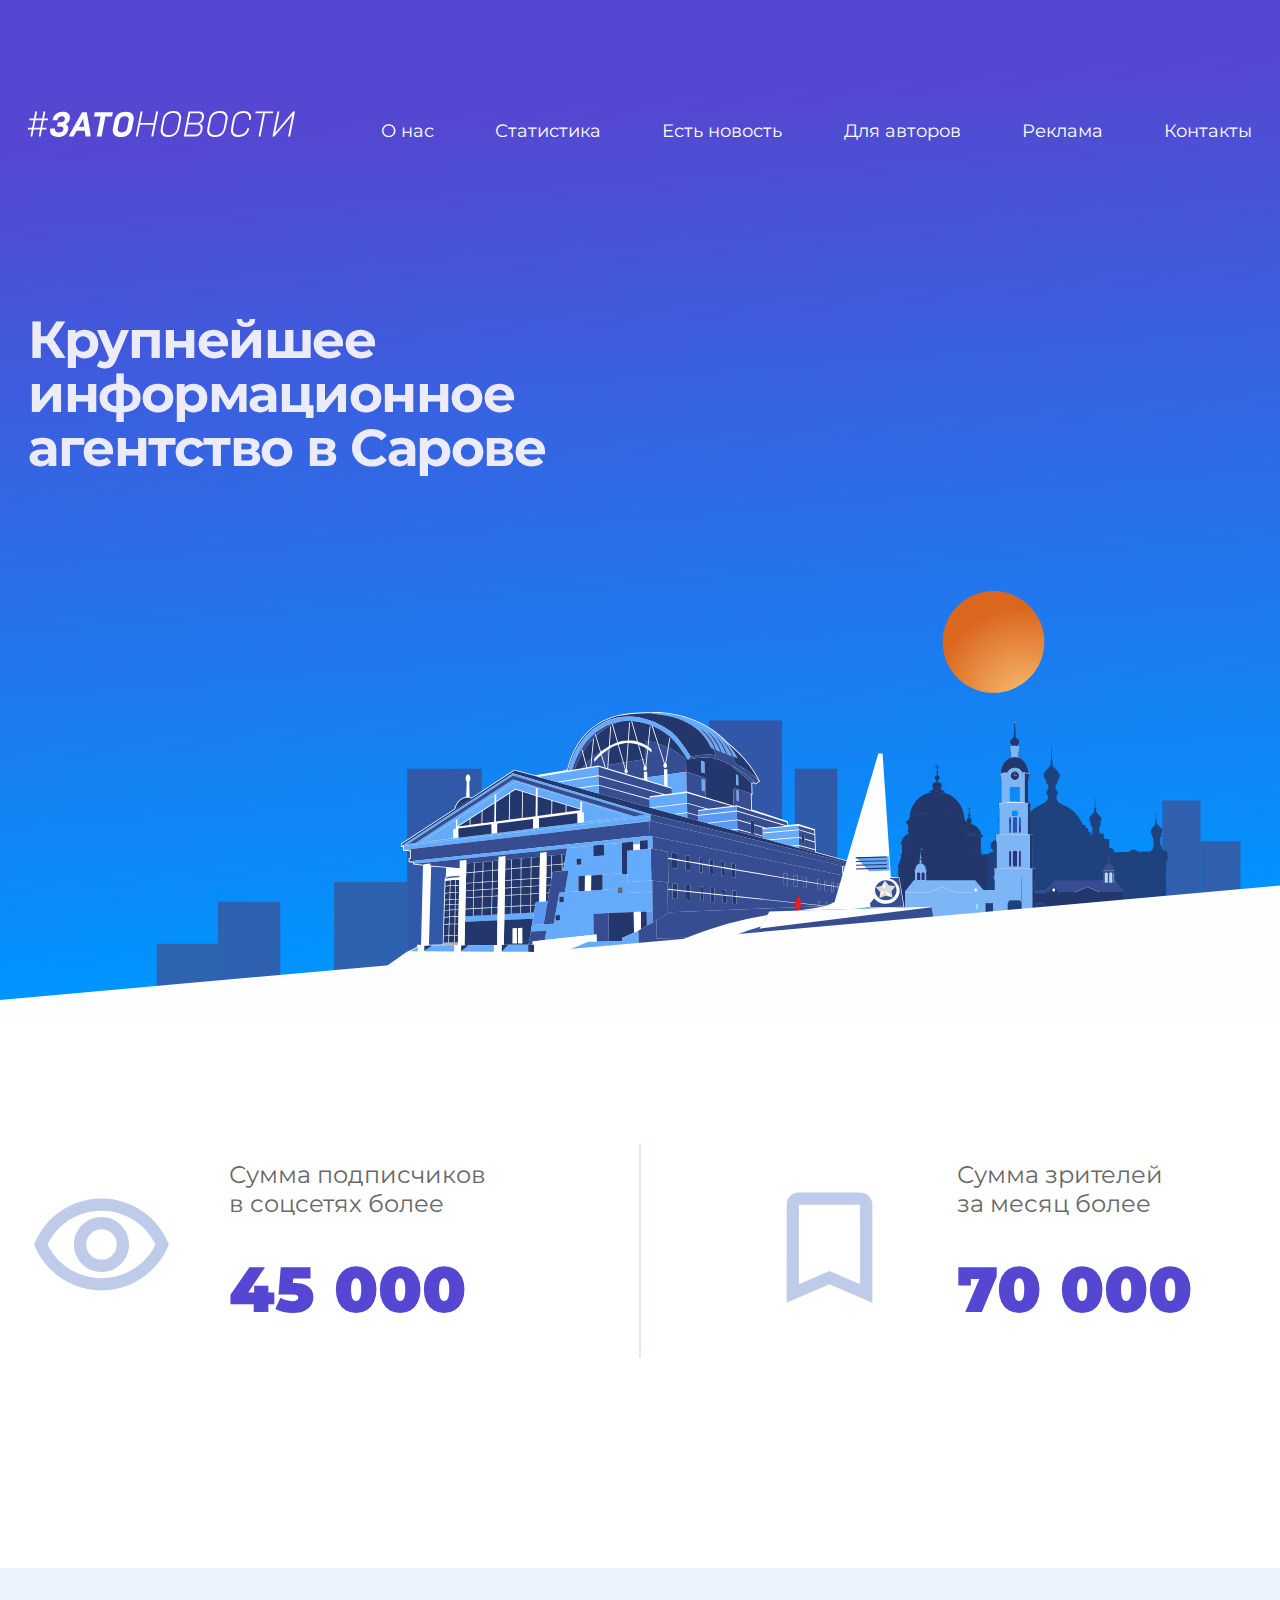
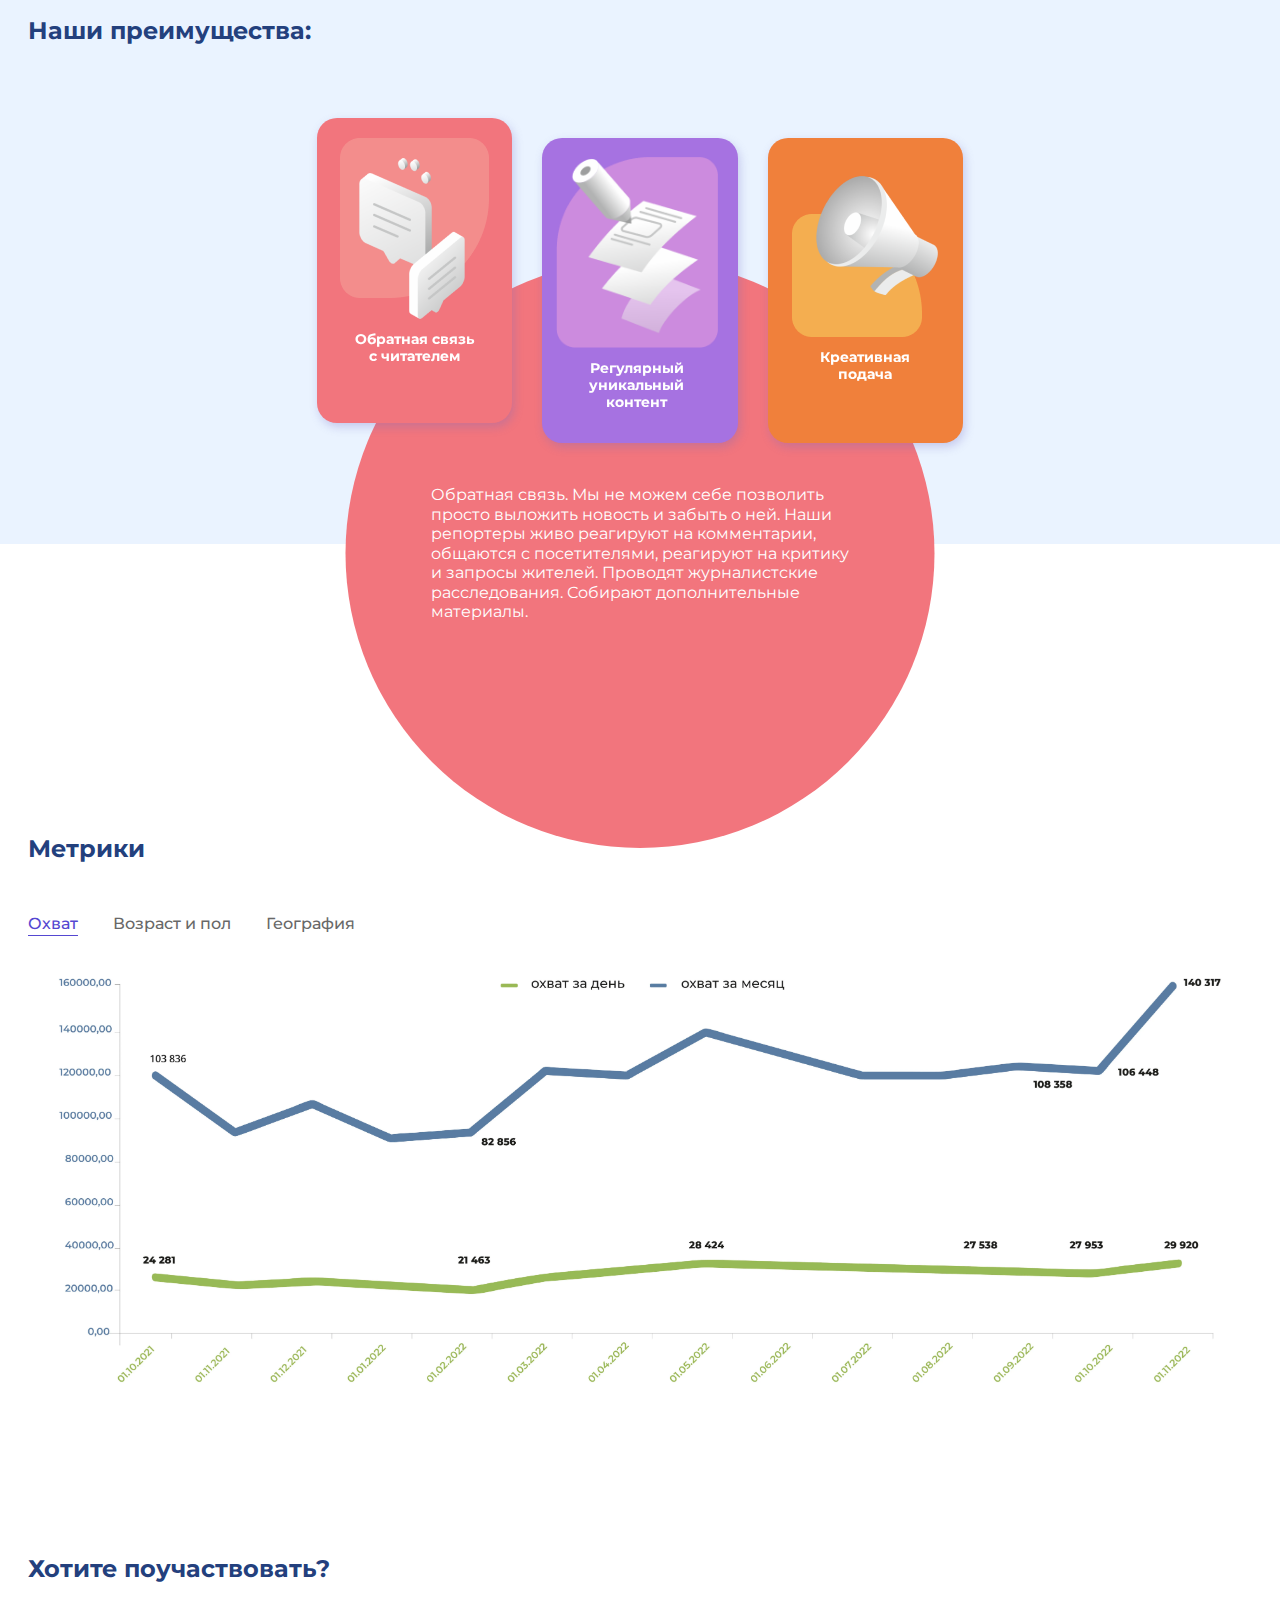
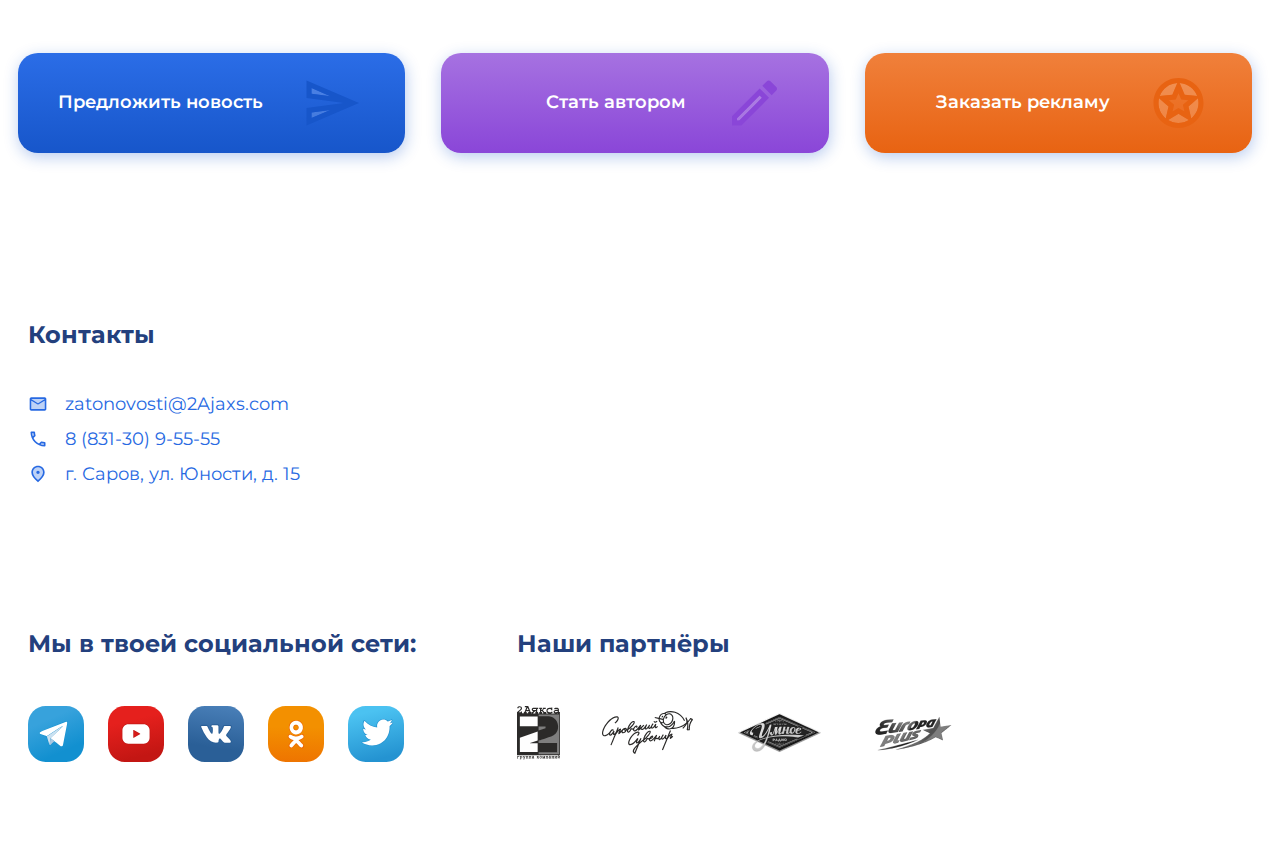
<file: index.html>
<!DOCTYPE html>
<html lang="ru">

<head>
    <meta charset="UTF-8">
    <meta http-equiv="X-UA-Compatible" content="IE=edge">
    <meta name="viewport" content="width=device-width, initial-scale=1.0">
    <link rel="preconnect" href="https://fonts.googleapis.com">
    <link rel="preconnect" href="https://fonts.gstatic.com" crossorigin>
    <link
        href="https://fonts.googleapis.com/css2?family=Montserrat:wght@400;500;600;700;800;900&family=Open+Sans&display=swap"
        rel="stylesheet">
    <link rel="stylesheet" href="css/swiper.css">
    <link rel="stylesheet" href="css/style.css">
    <link rel="stylesheet" href="css/fancybox.css">
    <title>Document</title>
</head>

<body>
<header class="header">
    <div class="container">
        <div class="header__inner">
            <a href="index.html" class="header-logo">
                <img src="img/svg/logo.svg" alt="">
            </a>
            <div class="header-menu__wrapper">
                <nav class="header__menu">
                    <a href="#advantages">О нас</a>
                    <a href="#metriki">Статистика</a>
                    <a href="mailto:info@zatonovosti.ru">Есть новость</a>
                    <a href="mailto:gorelov@zatonovosti.ru">Для авторов</a>
                    <a href="mailto:gazeta@2ajaxs.com">Реклама</a>
                    <a href="#footer">Контакты</a>
                </nav>
            </div>
            <div class="burger">
                <span></span>
                <span></span>
                <span></span>
            </div>
        </div>
    </div>
</header>    <main>
        <div class="main-screen">
            <div class="container">
                <div class="main-screen__content">
                    <h1>
                        Крупнейшее
                        <br>
                        информационное
                        <br>
                        агентство в Сарове
                    </h1>
                </div>
            </div>
            <div class="main-screen__img">
                <img src="img/svg/main-screen.svg" alt="">
            </div>
        </div>
        <div class="numbers">
            <div class="container">
                <div class="numbers__inner">
                    <div class="numbers__item">
                        <svg class="eye-icon" width="147" height="147" viewBox="0 0 147 147" fill="none"
                            xmlns="http://www.w3.org/2000/svg">
                            <g clip-path="url(#clip0_63_145)">
                                <path
                                    d="M73.5 36.75C96.7137 36.75 117.416 49.7963 127.522 70.4375C117.416 91.0788 96.7137 104.125 73.5 104.125C50.2863 104.125 29.5838 91.0788 19.4775 70.4375C29.5838 49.7963 50.2863 36.75 73.5 36.75ZM73.5 24.5C42.875 24.5 16.7213 43.5488 6.125 70.4375C16.7213 97.3263 42.875 116.375 73.5 116.375C104.125 116.375 130.279 97.3263 140.875 70.4375C130.279 43.5488 104.125 24.5 73.5 24.5ZM73.5 55.125C81.9525 55.125 88.8125 61.985 88.8125 70.4375C88.8125 78.89 81.9525 85.75 73.5 85.75C65.0475 85.75 58.1875 78.89 58.1875 70.4375C58.1875 61.985 65.0475 55.125 73.5 55.125ZM73.5 42.875C58.31 42.875 45.9375 55.2475 45.9375 70.4375C45.9375 85.6275 58.31 98 73.5 98C88.69 98 101.062 85.6275 101.062 70.4375C101.062 55.2475 88.69 42.875 73.5 42.875Z"
                                    fill="#BECBE9" />
                            </g>
                            <defs>
                                <clipPath id="clip0_63_145">
                                    <rect width="147" height="147" fill="white" />
                                </clipPath>
                            </defs>
                        </svg>
                        <div class="numbers-content">
                            <div class="numbers-content__text">
                                Сумма подписчиков
                                <br>
                                в соцсетях более
                            </div>
                            <div class="numbers-value">
                                45 000
                            </div>
                        </div>
                    </div>
                    <div class="numbers__item">
                        <svg class="flag-icon" width="147" height="147" viewBox="0 0 147 147" fill="none"
                            xmlns="http://www.w3.org/2000/svg">
                            <g clip-path="url(#clip0_63_149)">
                                <path
                                    d="M104.125 18.375H42.875C36.1375 18.375 30.6863 23.8875 30.6863 30.625L30.625 128.625L73.5 110.25L116.375 128.625V30.625C116.375 23.8875 110.863 18.375 104.125 18.375ZM104.125 110.25L73.5 96.8975L42.875 110.25V30.625H104.125V110.25Z"
                                    fill="#BECBE9" />
                            </g>
                            <defs>
                                <clipPath id="clip0_63_149">
                                    <rect width="147" height="147" fill="white" />
                                </clipPath>
                            </defs>
                        </svg>
                        <div class="numbers-content">
                            <div class="numbers-content__text">
                                Сумма зрителей
                                <br>
                                за месяц более
                            </div>
                            <div class="numbers-value">
                                70 000
                            </div>
                        </div>
                    </div>
                </div>
            </div>
        </div>
        <div class="advantages" id="advantages">
            <div class="container">
                <div class="advantages__heading">
                    <h2>Наши преимущества:</h2>
                </div>
                <div class="advantages__inner">
                    <div class="swiper-wrapper">
                        <div class="advantages__item advantages__item--red swiper-slide active">
                            <div class="advantages__img">
                                <img src="img/adv-1.png" alt="">
                            </div>
                            <div class="advantages__text">
                                Обратная связь
                                с читателем
                            </div>
                        </div>
                        <div class="advantages__item advantages__item--purple swiper-slide">
                            <div class="advantages__img">
                                <img src="img/adv-2.png" alt="">
                            </div>
                            <div class="advantages__text">
                                Регулярный
                                уникальный
                                контент
                            </div>
                        </div>
                        <div class="advantages__item advantages__item--yellow swiper-slide">
                            <div class="advantages__img">
                                <img src="img/adv-3.png" alt="">
                            </div>
                            <div class="advantages__text">
                                Креативная
                                подача
                            </div>
                        </div>
                    </div>
                </div>
                <div class="advantages__circle-item advantages__circle--red active">
                    <p class="advantages__circle-content">
                        Обратная связь. Мы не можем себе позволить просто выложить новость и забыть о ней.
                        Наши репортеры живо реагируют на комментарии, общаются с посетителями, реагируют на
                        критику
                        и запросы жителей.
                        Проводят журналистские расследования. Собирают дополнительные материалы.
                    </p>
                </div>
                <div class="advantages__circle-item advantages__circle--purple">
                    <p class="advantages__circle-content">
                        Группы наполняются информационным контентом
                        на постоянной основе. Уникальный контент.
                        Мы не только ретранслируем жителям информационные поводы, но и сами создаем их.
                        Различные
                        рубрики, авторские материалы, разнообразные афиши городских мероприятий, информация из
                        первых рук
                        и прямо с места событий,
                        а так же многое другое, рассказывают именно,
                        то что интересует жителей нашего города и области.
                    </p>
                </div>
                <div class="advantages__circle-item advantages__circle--yellow">
                    <p class="advantages__circle-content">
                        Креативная подача. Унылые пресс-релизы и телеграфный стиль остался в прошлом веке.
                        Сегодня
                        язык хорошего сетевого СМИ максимально близок к разговорному и понятному любому жителю
                        города. Мы давно и успешно сотрудничаем с крупнейшими саровскими СМИ, газетой и сайтом
                        «Колючий Саров», радиостанциями Европа плюс, Ретро FM и Умное радио, рекламным
                        агентством «2
                        Аякса». Всё это позволяет нам быть главным информационным агентством города. Мы всегда
                        открыты для общения и сотрудничества, а так же с удовольствием разместим вашу рекламу
                        или
                        напишем о вас.
                    </p>
                </div>
            </div>
        </div>
        <div class="metriki" id="metriki">
            <div class="container">
                <div class="metriki-heading">
                    <h2>Метрики</h2>
                </div>
                <div class="metriki-tabs">
                    <span class="metriki-tab__item active">Охват</span>
                    <span class="metriki-tab__item">Возраст и пол</span>
                    <span class="metriki-tab__item">География</span>
                </div>
            </div>
            <div class="metriki-tab__content active">
                <a href="img/g-2.jpg" data-fancybox>
                    <picture>
                        <source srcset="img/webp/g-2.webp" type="image/webp">
                        <img src="img/g-2.jpg" alt="">
                    </picture>
                </a>
            </div>
            <div class="metriki-tab__content">
                <a href="img/g-1.jpg" data-fancybox>
                    <picture>
                        <source srcset="img/webp/g-1.webp" type="image/webp">
                        <img src="img/g-1.jpg" alt="">
                    </picture>
                </a>
            </div>
            <div class="metriki-tab__content">
                <a href="img/g-3.jpg" data-fancybox>
                    <picture>
                        <source srcset="img/webp/g-3.webp" type="image/webp">
                        <img src="img/g-3.jpg" alt="">
                    </picture>
                </a>
            </div>
        </div>
        <div class="offers">
            <div class="container">
                <div class="offers-heading">
                    <h2>Хотите поучаствовать?</h2>
                </div>
                <div class="offers__inner">
                    <a href="#" class="offers__item offers__item--blue">
                        <span class="offers__item-text">Предложить новость</span>
                        <svg width="61" height="60" viewBox="0 0 61 60" fill="none" xmlns="http://www.w3.org/2000/svg">
                            <g clip-path="url(#clip0_66_48)">
                                <path opacity="0.3"
                                    d="M10.5 20.6252L29.275 23.1252L10.525 15.0752L10.5 20.6252ZM10.525 44.9252L29.275 36.8752L10.5 39.3752L10.525 44.9252Z"
                                    fill="#A3C0F5" />
                                <path
                                    d="M5.525 7.5L5.5 25L43 30L5.5 35L5.525 52.5L58 30L5.525 7.5ZM10.5 20.625V15.075L29.275 23.125L10.5 20.625ZM10.525 44.925V39.375L29.3 36.875L10.525 44.925Z"
                                    fill="#1756CA" />
                            </g>
                            <defs>
                                <clipPath id="clip0_66_48">
                                    <rect width="60" height="60" fill="white" transform="translate(0.5)" />
                                </clipPath>
                            </defs>
                        </svg>
                    </a>
                    <a href="#" class="offers__item offers__item--purple">
                        <span class="offers__item-text">Стать автором</span>
                        <svg width="61" height="60" viewBox="0 0 61 60" fill="none" xmlns="http://www.w3.org/2000/svg">
                            <g clip-path="url(#clip0_66_51)">
                                <path opacity="0.3" d="M13 45.1998V47.4998H15.3L37.95 24.8498L35.65 22.5498L13 45.1998Z"
                                    fill="#D7C0F2" />
                                <path
                                    d="M8 43.125V52.5H17.375L45.025 24.85L35.65 15.475L8 43.125ZM15.3 47.5H13V45.2C21.8454 36.3546 26.8046 31.3954 35.65 22.55L37.95 24.85L15.3 47.5ZM52.275 14.075L46.425 8.225C45.925 7.725 45.3 7.5 44.65 7.5C44 7.5 43.375 7.75 42.9 8.225L38.325 12.8L47.7 22.175L52.275 17.6C53.25 16.625 53.25 15.05 52.275 14.075Z"
                                    fill="#8A46D8" />
                            </g>
                            <defs>
                                <clipPath id="clip0_66_51">
                                    <rect width="60" height="60" fill="white" transform="translate(0.5)" />
                                </clipPath>
                            </defs>
                        </svg>
                    </a>
                    <a href="#" class="offers__item offers__item--orange">
                        <span class="offers__item-text">Заказать рекламу</span>
                        <svg width="61" height="60" viewBox="0 0 61 60" fill="none" xmlns="http://www.w3.org/2000/svg">
                            <g clip-path="url(#clip0_66_54)">
                                <path opacity="0.3"
                                    d="M49.175 22.8998C46.425 15.7248 39.675 10.5248 31.65 10.0498L36.65 21.8248L49.175 22.8998ZM29.35 10.0498C21.3 10.4998 14.55 15.7248 11.8 22.9248L24.35 21.8498L29.35 10.0498V10.0498ZM11.075 25.3498C10.7 26.8498 10.5 28.3998 10.5 29.9998C10.5 36.1998 13.35 41.7498 17.775 45.4248L20.55 33.5498L11.075 25.3498V25.3498ZM49.925 25.3248L40.45 33.5248L43.2 45.4248C47.65 41.7498 50.5 36.1998 50.5 29.9998C50.5 28.3998 50.275 26.8248 49.925 25.3248V25.3248ZM20.1 47.0498C23.125 48.8998 26.675 49.9998 30.475 49.9998C34.3 49.9998 37.85 48.8998 40.9 47.0498L30.5 40.7748L20.1 47.0498Z"
                                    fill="#F8C2A0" />
                                <path
                                    d="M30.475 5C16.675 5 5.5 16.2 5.5 30C5.5 43.8 16.675 55 30.475 55C44.3 55 55.5 43.8 55.5 30C55.5 16.2 44.3 5 30.475 5ZM49.175 22.9L36.65 21.825L31.65 10.05C39.675 10.525 46.425 15.725 49.175 22.9ZM30.5 20.15L33.225 26.55L40.175 27.15L34.9 31.725L36.475 38.55L30.5 34.95L24.525 38.55L26.1 31.75L20.825 27.175L27.775 26.575L30.5 20.15ZM29.35 10.05L24.35 21.85L11.8 22.925C14.55 15.725 21.3 10.5 29.35 10.05V10.05ZM10.5 30C10.5 28.4 10.7 26.85 11.075 25.35L20.55 33.55L17.775 45.425C13.35 41.75 10.5 36.2 10.5 30ZM30.475 50C26.675 50 23.125 48.9 20.1 47.05L30.5 40.775L40.9 47.05C37.85 48.9 34.3 50 30.475 50ZM43.225 45.425L40.475 33.525L49.95 25.325C50.275 26.825 50.5 28.4 50.5 30C50.5 36.2 47.65 41.75 43.225 45.425Z"
                                    fill="#E86312" />
                            </g>
                            <defs>
                                <clipPath id="clip0_66_54">
                                    <rect width="60" height="60" fill="white" transform="translate(0.5)" />
                                </clipPath>
                            </defs>
                        </svg>
                    </a>
                </div>
            </div>
        </div>
    </main>
<footer class="footer" id="footer">
    <div class="container">
        <div class="footer-contacts">
            <div class="footer-contacts__heading">
                <h2>Контакты</h2>
            </div>
            <a href="mailto:zatonovosti@2Ajaxs.com" class="footer-contacts__item" target="_blank">
                <svg width="20" height="20" viewBox="0 0 20 20" fill="none" xmlns="http://www.w3.org/2000/svg">
                    <g clip-path="url(#clip0_70_25)">
                        <path opacity="0.3"
                            d="M9.99998 9.16667L16.6666 5H3.33331L9.99998 9.16667ZM3.33331 6.66667V15H16.6666V6.66667L9.99998 10.8333L3.33331 6.66667Z"
                            fill="#2769E2" />
                        <path
                            d="M16.6667 3.33301H3.33335C2.41669 3.33301 1.66669 4.08301 1.66669 4.99967V14.9997C1.66669 15.9163 2.41669 16.6663 3.33335 16.6663H16.6667C17.5834 16.6663 18.3334 15.9163 18.3334 14.9997V4.99967C18.3334 4.08301 17.5834 3.33301 16.6667 3.33301ZM16.6667 14.9997H3.33335V6.66634L10 10.833L16.6667 6.66634V14.9997ZM10 9.16634L3.33335 4.99967H16.6667L10 9.16634Z"
                            fill="#2769E2" />
                    </g>
                    <defs>
                        <clipPath id="clip0_70_25">
                            <rect width="20" height="20" fill="white" />
                        </clipPath>
                    </defs>
                </svg>
                <span>
                    zatonovosti@2Ajaxs.com
                </span>
            </a>
            <a href="tel:88313095555" class="footer-contacts__item" target="_blank">
                <svg width="20" height="20" viewBox="0 0 20 20" fill="none" xmlns="http://www.w3.org/2000/svg">
                    <g clip-path="url(#clip0_70_21)">
                        <path opacity="0.3"
                            d="M15.8333 14.5587C15.1 14.5003 14.375 14.3753 13.6667 14.1837L12.675 15.1753C13.675 15.517 14.7417 15.7337 15.8417 15.8003V14.5587H15.8333ZM5.82501 6.32533C5.62501 5.63366 5.50001 4.90866 5.45001 4.16699H4.20001C4.27501 5.26699 4.49168 6.32533 4.82501 7.33366L5.82501 6.32533Z"
                            fill="#2769E2" />
                        <path
                            d="M2.5 3.33333C2.5 11.1583 8.84167 17.5 16.6667 17.5C17.125 17.5 17.5 17.125 17.5 16.6667V13.7583C17.5 13.3 17.125 12.925 16.6667 12.925C15.6333 12.925 14.625 12.7583 13.6917 12.45C13.6083 12.4167 13.5167 12.4083 13.4333 12.4083C13.2167 12.4083 13.0083 12.4917 12.8417 12.65L11.0083 14.4833C8.65 13.275 6.71667 11.35 5.51667 8.99167L7.35 7.15833C7.58333 6.925 7.65 6.6 7.55833 6.30833C7.25 5.375 7.08333 4.375 7.08333 3.33333C7.08333 2.875 6.70833 2.5 6.25 2.5H3.33333C2.875 2.5 2.5 2.875 2.5 3.33333ZM13.6667 14.1833C14.375 14.3833 15.1 14.5083 15.8333 14.5583V15.8C14.7333 15.725 13.675 15.5083 12.6667 15.175L13.6667 14.1833ZM5.45 4.16667C5.5 4.90833 5.625 5.63333 5.825 6.325L4.825 7.325C4.48333 6.325 4.26667 5.26667 4.19167 4.16667H5.45Z"
                            fill="#2769E2" />
                    </g>
                    <defs>
                        <clipPath id="clip0_70_21">
                            <rect width="20" height="20" fill="white" />
                        </clipPath>
                    </defs>
                </svg>
                <span>
                    8 (831-30) 9-55-55
                </span>
            </a>
            <a href="https://yandex.ru/maps/11083/sarov/house/ulitsa_yunosti_15/YEoYdQZoS0QPQFtufXV1cXpnbQ==/?indoorLevel=1&ll=43.318218%2C54.940650&z=17"
                class="footer-contacts__item" target="_blank">
                <svg width="20" height="20" viewBox="0 0 20 20" fill="none" xmlns="http://www.w3.org/2000/svg">
                    <g clip-path="url(#clip0_70_20)">
                        <path opacity="0.3"
                            d="M15.4166 8.50033C15.4166 10.642 13.6666 13.3253 10.2833 16.4253L9.99998 16.6753L9.71665 16.417C6.33331 13.3253 4.58331 10.642 4.58331 8.50033C4.58331 5.30033 6.93331 2.91699 9.99998 2.91699C13.0666 2.91699 15.4166 5.29199 15.4166 8.50033Z"
                            fill="#2769E2" />
                        <path
                            d="M9.99998 1.66699C13.5 1.66699 16.6666 4.35033 16.6666 8.50033C16.6666 11.267 14.4416 14.542 9.99998 18.3337C5.55831 14.542 3.33331 11.267 3.33331 8.50033C3.33331 4.35033 6.49998 1.66699 9.99998 1.66699ZM15 8.50033C15 5.47533 12.7916 3.33366 9.99998 3.33366C7.20831 3.33366 4.99998 5.47533 4.99998 8.50033C4.99998 10.4503 6.62498 13.0337 9.99998 16.117C13.375 13.0337 15 10.4503 15 8.50033ZM9.99998 10.0003C9.08331 10.0003 8.33331 9.25033 8.33331 8.33366C8.33331 7.41699 9.08331 6.66699 9.99998 6.66699C10.9166 6.66699 11.6666 7.41699 11.6666 8.33366C11.6666 9.25033 10.9166 10.0003 9.99998 10.0003Z"
                            fill="#2769E2" />
                    </g>
                    <defs>
                        <clipPath id="clip0_70_20">
                            <rect width="20" height="20" fill="white" />
                        </clipPath>
                    </defs>
                </svg>

                <span>
                    г. Саров, ул. Юности, д. 15
                </span>
            </a>
        </div>
        <div class="footer-row">
            <div class="footer-col">
                <h2>Мы в твоей социальной сети:</h2>
                <div class="footer__social">
                    <a href="https://t.me/zatonovosti" target="_blank">
                        <svg width="56" height="56" viewBox="0 0 56 56" fill="none" xmlns="http://www.w3.org/2000/svg">
                            <g clip-path="url(#clip0_69_79)">
                                <path
                                    d="M38.393 0H17.607C7.88292 0 0 8.13881 0 18.1785V37.8215C0 47.8612 7.88292 56 17.607 56H38.393C48.1171 56 56 47.8612 56 37.8215V18.1785C56 8.13881 48.1171 0 38.393 0Z"
                                    fill="url(#paint0_linear_69_79)" />
                                <path fill-rule="evenodd" clip-rule="evenodd"
                                    d="M26.435 35.8272C25.5791 36.6351 24.6987 37.544 23.8184 38.352C22.0088 39.9426 21.373 40.5485 20.5171 37.9985L18.2428 30.6261L12.2271 28.4043C10.8821 27.8993 10.393 26.6117 11.9826 25.6775L37.3904 15.3511C37.7155 15.183 38.0792 15.1107 38.4415 15.1418C38.8038 15.173 39.1509 15.3065 39.4446 15.5278C39.9826 16.058 39.7625 16.9164 39.6646 17.6234L35.3852 39.2356C35.3192 39.557 35.1793 39.8572 34.9772 40.1108C34.7751 40.3645 34.5168 40.5642 34.2241 40.693C33.9314 40.8218 33.613 40.8759 33.2958 40.8507C32.9786 40.8256 32.672 40.7219 32.4018 40.5485L26.435 35.8272Z"
                                    fill="url(#paint1_linear_69_79)" />
                                <path fill-rule="evenodd" clip-rule="evenodd"
                                    d="M14.917 24.8437C13.8321 25.2232 12.7971 25.7406 11.8358 26.3838C11.7184 26.4977 11.6335 26.6427 11.5904 26.803C11.5473 26.9632 11.5476 27.1326 11.5913 27.2927C11.9798 27.8141 12.5501 28.1584 13.1808 28.2522L16.8734 29.5398C17.4847 29.7418 18.1205 29.9185 18.7074 30.171C19.0855 30.0248 19.44 29.8205 19.759 29.5651L32.3529 21.2837L33.331 20.6273C33.6734 20.4253 33.9424 20.0971 34.4315 20.2233C34.9205 20.3496 34.4315 20.8293 33.9424 21.208L30.1275 24.9194L29.7363 25.2982L28.5625 26.3586L28.1712 26.7373L23.5494 31.0547C23.4049 31.1649 23.2661 31.2829 23.1336 31.4082C22.9136 31.6606 22.4489 31.8626 22.5467 32.1909C23.207 32.6958 23.8428 33.1755 24.4786 33.7057L25.4568 34.4884C25.7917 34.7061 26.1032 34.96 26.386 35.2459C26.655 35.2459 28.1223 36.584 28.4891 36.8617L30.5433 38.5028L32.1328 39.74C32.2885 39.8944 32.4608 40.0299 32.6463 40.144C32.8551 40.2741 33.0909 40.3512 33.3342 40.3689C33.5775 40.3866 33.8213 40.3445 34.0458 40.2459C34.2702 40.1473 34.4687 39.9951 34.6251 39.8018C34.7814 39.6085 34.8911 39.3796 34.945 39.134L39.1267 17.6733C39.1267 17.0926 39.3712 16.3604 39.0044 15.9817C38.6376 15.6029 37.9284 15.7544 37.4393 15.9817L14.917 24.8437Z"
                                    fill="white" />
                                <path fill-rule="evenodd" clip-rule="evenodd"
                                    d="M18.7808 30.2972L19.7589 33.5794L20.6882 36.5587C20.8647 37.2988 21.0935 38.0245 21.3729 38.73L21.6174 39.0077C21.7397 38.8563 21.6174 39.0077 21.6174 39.0077L22.3511 32.6453C22.3511 32.317 22.3511 32.3675 22.4733 32.3423C22.5956 32.317 22.8402 31.8121 23.0602 31.5596C23.1927 31.4343 23.3315 31.3163 23.476 31.2061L28.0978 26.8887L28.4891 26.51L29.6629 25.4496L30.0541 25.0709L33.9423 21.4604C34.407 21.0817 34.5537 20.8797 34.4314 20.4757C34.3091 20.0718 33.6733 20.6777 33.331 20.8797L32.3528 21.5361L19.8323 29.666C19.5149 29.9304 19.1603 30.1432 18.7808 30.2972Z"
                                    fill="#CBE1F0" />
                                <path fill-rule="evenodd" clip-rule="evenodd"
                                    d="M21.6175 38.9831C22.2533 39.4881 22.9136 38.4782 23.5249 37.9479C23.7253 37.7681 23.9132 37.5741 24.0874 37.3672L26.3861 35.2464C26.1032 34.9606 25.7917 34.7067 25.4568 34.489L24.4786 33.7063C23.8428 33.1761 23.207 32.6964 22.5468 32.1914C22.5468 32.1914 22.5468 32.1914 22.4245 32.4944L21.6909 38.8569C21.6419 39.0336 21.7398 38.8316 21.6175 38.9831Z"
                                    fill="#A9C7E1" />
                            </g>
                            <defs>
                                <linearGradient id="paint0_linear_69_79" x1="21.6419" y1="12.6997" x2="35.988"
                                    y2="45.0381" gradientUnits="userSpaceOnUse">
                                    <stop stop-color="#37A2DC" />
                                    <stop offset="1" stop-color="#1290D0" />
                                </linearGradient>
                                <linearGradient id="paint1_linear_69_79" x1="356.942" y1="383.73" x2="341.284"
                                    y2="227.718" gradientUnits="userSpaceOnUse">
                                    <stop stop-color="#37A2DC" />
                                    <stop offset="1" stop-color="#1290D0" />
                                </linearGradient>
                                <clipPath id="clip0_69_79">
                                    <rect width="56" height="56" fill="white" />
                                </clipPath>
                            </defs>
                        </svg>
                    </a>
                    <a href="https://www.youtube.com/c/ЗатоновостиСаров" target="_blank">
                        <svg width="56" height="56" viewBox="0 0 56 56" fill="none" xmlns="http://www.w3.org/2000/svg">
                            <g clip-path="url(#clip0_69_71)">
                                <path
                                    d="M39.3113 0H16.6887C7.4718 0 0 7.71118 0 17.2234V38.7766C0 48.2888 7.4718 56 16.6887 56H39.3113C48.5282 56 56 48.2888 56 38.7766V17.2234C56 7.71118 48.5282 0 39.3113 0Z"
                                    fill="url(#paint0_linear_69_71)" />
                                <path fill-rule="evenodd" clip-rule="evenodd"
                                    d="M42.255 24.28V31.6956C42.255 33.4996 41.5622 35.2301 40.3284 36.508C39.0945 37.7858 37.4202 38.5069 35.6722 38.5132H20.3278C18.5799 38.5069 16.9055 37.7858 15.6717 36.508C14.4378 35.2301 13.745 33.4996 13.7451 31.6956V24.28C13.7451 23.3878 13.9153 22.5044 14.2461 21.6802C14.577 20.8559 15.0618 20.107 15.6731 19.4762C16.2844 18.8453 17.0101 18.3449 17.8087 18.0035C18.6074 17.6621 19.4634 17.4863 20.3278 17.4863H35.6722C37.4181 17.4863 39.0924 18.2021 40.3269 19.4762C41.5615 20.7502 42.255 22.4782 42.255 24.28ZM31.1755 27.9878L25.9603 24.9259V30.9302L31.1755 27.9878Z"
                                    fill="url(#paint1_linear_69_71)" />
                                <path fill-rule="evenodd" clip-rule="evenodd"
                                    d="M31.9172 28.3712L25.798 31.8398C25.5199 31.9833 25.2881 31.8398 25.2881 31.481V24.3045C25.2805 24.2393 25.2904 24.1731 25.3167 24.1133C25.3431 24.0535 25.3848 24.0023 25.4374 23.9652C25.49 23.9282 25.5515 23.9068 25.6151 23.9034C25.6787 23.8999 25.742 23.9146 25.798 23.9457L31.9636 27.6057C32.0266 27.6404 32.0793 27.6921 32.1161 27.7553C32.1528 27.8185 32.1722 27.8908 32.1722 27.9645C32.1722 28.0382 32.1528 28.1105 32.1161 28.1737C32.0793 28.2369 32.0266 28.2887 31.9636 28.3233L31.9172 28.3712ZM41.5828 24.2806C41.5828 22.6628 40.9601 21.1113 39.8516 19.9673C38.7432 18.8233 37.2398 18.1807 35.6722 18.1807H20.3278C18.7602 18.1807 17.2569 18.8233 16.1484 19.9673C15.04 21.1113 14.4172 22.6628 14.4172 24.2806V31.6963C14.4172 32.4973 14.5701 33.2905 14.8672 34.0306C15.1642 34.7707 15.5996 35.4431 16.1484 36.0096C16.6973 36.576 17.3488 37.0253 18.0659 37.3319C18.7831 37.6384 19.5516 37.7962 20.3278 37.7962H35.6722C36.4484 37.7962 37.217 37.6384 37.9341 37.3319C38.6512 37.0253 39.3028 36.576 39.8516 36.0096C40.4005 35.4431 40.8359 34.7707 41.1329 34.0306C41.4299 33.2905 41.5828 32.4973 41.5828 31.6963V24.2806Z"
                                    fill="white" />
                            </g>
                            <defs>
                                <linearGradient id="paint0_linear_69_71" x1="24.7086" y1="13.4438" x2="33.6156"
                                    y2="50.3976" gradientUnits="userSpaceOnUse">
                                    <stop stop-color="#E5201D" />
                                    <stop offset="1" stop-color="#C31613" />
                                </linearGradient>
                                <linearGradient id="paint1_linear_69_71" x1="364.417" y1="300.719" x2="356.454"
                                    y2="213.279" gradientUnits="userSpaceOnUse">
                                    <stop stop-color="#E5201D" />
                                    <stop offset="1" stop-color="#C31613" />
                                </linearGradient>
                                <clipPath id="clip0_69_71">
                                    <rect width="56" height="56" fill="white" />
                                </clipPath>
                            </defs>
                        </svg>
                    </a>
                    <a href="https://vk.com/zatonovosti" target="_blank">
                        <svg width="56" height="56" viewBox="0 0 56 56" fill="none" xmlns="http://www.w3.org/2000/svg">
                            <g clip-path="url(#clip0_69_67)">
                                <path
                                    d="M39.3113 0H16.6887C7.4718 0 0 7.71118 0 17.2234V38.7766C0 48.2888 7.4718 56 16.6887 56H39.3113C48.5282 56 56 48.2888 56 38.7766V17.2234C56 7.71118 48.5282 0 39.3113 0Z"
                                    fill="url(#paint0_linear_69_67)" />
                                <path fill-rule="evenodd" clip-rule="evenodd"
                                    d="M31.4536 26.4329C32.4818 25.2106 33.3328 23.8408 33.9801 22.3663C34.2757 21.7026 34.5387 21.024 34.7682 20.333C34.9116 19.9028 35.1848 19.5313 35.5477 19.273C35.9106 19.0147 36.3441 18.8832 36.7847 18.8977H42.0695C42.3695 18.9 42.6641 18.9803 42.926 19.1311C43.188 19.282 43.4089 19.4986 43.5683 19.7608C43.7277 20.0231 43.8204 20.3226 43.838 20.6316C43.8556 20.9407 43.7974 21.2493 43.6689 21.5291C43.218 22.8433 42.5601 24.0718 41.7218 25.1651C40.9569 26.2894 40.0993 27.3659 39.404 28.4902C39.272 28.6708 39.1701 28.873 39.1026 29.0882C39.1026 29.2078 39.4271 29.5427 39.5198 29.6145C40.5607 30.5969 41.5511 31.6349 42.4867 32.7243C42.9401 33.2471 43.3294 33.8255 43.6457 34.4466C43.822 34.7516 43.9217 35.0973 43.9355 35.4521C43.9494 35.807 43.877 36.1598 43.7249 36.4784C43.5728 36.797 43.346 37.0713 43.0649 37.2763C42.7839 37.4813 42.4576 37.6105 42.1159 37.6521H37.7119C37.0597 37.697 36.406 37.589 35.7999 37.3363C35.1938 37.0837 34.6509 36.6927 34.2119 36.1929C33.6093 35.547 33.053 34.8772 32.4735 34.2074C32.2889 34.0058 32.0872 33.8217 31.8708 33.6572C31.6482 34.1767 31.5374 34.7398 31.5463 35.3078C31.5836 35.6312 31.5493 35.9591 31.446 36.2668C31.3427 36.5746 31.1731 36.8541 30.9499 37.0844C30.7268 37.3147 30.4559 37.4898 30.1577 37.5964C29.8596 37.703 29.5418 37.7384 29.2285 37.6999C26.9021 37.8652 24.5784 37.3424 22.5298 36.1929C20.7591 35.102 19.234 33.6341 18.0563 31.887C15.8243 28.6528 13.9359 25.1802 12.4238 21.5291C12.255 21.249 12.1665 20.9254 12.1686 20.5957C12.1706 20.2659 12.263 19.9435 12.4352 19.6657C12.6073 19.3879 12.8522 19.1661 13.1414 19.026C13.4307 18.8858 13.7524 18.8331 14.0695 18.8738H18.3344C18.7854 18.894 19.2208 19.0496 19.5873 19.3215C19.9537 19.5935 20.2353 19.97 20.3973 20.4047C21.107 22.2948 22.0413 24.0867 23.1788 25.7392C23.3466 26.0203 23.5492 26.2776 23.7814 26.5047V25.9784C23.9214 24.7147 23.9214 23.4387 23.7814 22.1749C23.7761 22.0094 23.7116 21.8518 23.6003 21.7326C23.489 21.6133 23.3388 21.5408 23.1788 21.5291C22.9453 21.5152 22.7211 21.4303 22.5344 21.2849C22.3478 21.1395 22.2071 20.9403 22.1302 20.7124C22.0532 20.4845 22.0435 20.2381 22.1023 20.0045C22.1611 19.7709 22.2856 19.5606 22.4602 19.4C22.7073 19.0739 23.0243 18.8113 23.3862 18.6328C23.7482 18.4544 24.1453 18.3649 24.5463 18.3714H29.5993C30.1134 18.4312 30.587 18.6882 30.9262 19.0914C31.2653 19.4946 31.4453 20.0146 31.4304 20.5483V26.3133C31.4332 26.3541 31.441 26.3943 31.4536 26.4329Z"
                                    fill="url(#paint1_linear_69_67)" />
                                <path fill-rule="evenodd" clip-rule="evenodd"
                                    d="M41.7219 33.4896C40.8071 32.4261 39.8318 31.4196 38.8013 30.4755C37.9205 29.5665 37.8742 29.0641 38.5927 28.0834C39.3113 27.1026 40.192 25.8587 40.9106 24.7583C41.7031 23.7507 42.3367 22.6205 42.7881 21.4093C43.0199 20.6199 42.7881 20.2611 42.0232 20.1175H36.8543C36.6113 20.0904 36.3669 20.1522 36.1635 20.2921C35.9602 20.432 35.8109 20.6411 35.7417 20.883C35.4868 21.6007 35.1854 22.3183 34.8609 23.012C34.1649 24.6015 33.2344 26.0702 32.1026 27.3657C31.8477 27.6528 31.5695 28.0116 31.1291 27.8681C30.6887 27.7245 30.4338 26.7438 30.4569 26.4328V20.6438C30.4569 19.8544 30.202 19.4956 29.4139 19.3281H24.5464C24.2872 19.3187 24.03 19.3775 23.7989 19.4988C23.5678 19.6201 23.3704 19.8001 23.2252 20.0218C23.0166 20.2611 22.947 20.4285 23.3642 20.5003C23.7304 20.5537 24.0679 20.7346 24.3208 21.013C24.5737 21.2915 24.7269 21.6507 24.755 22.0312C24.9058 23.3743 24.9058 24.7309 24.755 26.074C24.7369 26.4693 24.6505 26.8582 24.5 27.2222C24.2682 27.7963 23.8973 27.9159 23.3874 27.5571C22.9767 27.2035 22.6245 26.7834 22.3444 26.3132C21.196 24.6046 20.2395 22.7668 19.4934 20.8352C19.4089 20.5778 19.2506 20.353 19.0395 20.1907C18.8284 20.0283 18.5744 19.9361 18.3113 19.9262H14.0927C13.2351 19.9262 12.9801 20.3807 13.3278 21.1701C14.7973 24.7191 16.6312 28.0953 18.798 31.241C19.8994 32.8685 21.3211 34.2379 22.9702 35.2598C24.8482 36.337 26.9949 36.8118 29.1358 36.6233C30.1556 36.6233 30.4801 36.3123 30.5265 35.2598C30.5088 34.5396 30.6598 33.8256 30.9669 33.1786C31.0201 33.0394 31.105 32.9155 31.2143 32.8173C31.3237 32.7191 31.4543 32.6495 31.5952 32.6143C31.7361 32.5791 31.8831 32.5794 32.0239 32.6152C32.1646 32.6509 32.295 32.7211 32.404 32.8198C32.6978 33.0199 32.963 33.2615 33.192 33.5374C33.7715 34.1833 34.3278 34.8531 34.9073 35.4751C35.2529 35.8708 35.6801 36.1815 36.1575 36.3843C36.6348 36.5872 37.1501 36.677 37.6656 36.6472H41.9768C42.6722 36.6472 43.043 35.7143 42.649 34.901C42.387 34.3993 42.0764 33.9265 41.7219 33.4896Z"
                                    fill="white" />
                            </g>
                            <defs>
                                <linearGradient id="paint0_linear_69_67" x1="32.0795" y1="-1.38744" x2="25.743"
                                    y2="41.4954" gradientUnits="userSpaceOnUse">
                                    <stop stop-color="#497FB8" />
                                    <stop offset="1" stop-color="#2A5F97" />
                                </linearGradient>
                                <linearGradient id="paint1_linear_69_67" x1="399.746" y1="270.421" x2="398.566"
                                    y2="198.181" gradientUnits="userSpaceOnUse">
                                    <stop stop-color="#497FB8" />
                                    <stop offset="1" stop-color="#2A5F97" />
                                </linearGradient>
                                <clipPath id="clip0_69_67">
                                    <rect width="56" height="56" fill="white" />
                                </clipPath>
                            </defs>
                        </svg>
                    </a>
                    <a href="https://ok.ru/zatonovosti" target="_blank">
                        <svg width="56" height="56" viewBox="0 0 56 56" fill="none" xmlns="http://www.w3.org/2000/svg">
                            <g clip-path="url(#clip0_69_96)">
                                <path
                                    d="M38.393 0H17.607C7.88292 0 0 8.13881 0 18.1785V37.8215C0 47.8612 7.88292 56 17.607 56H38.393C48.1171 56 56 47.8612 56 37.8215V18.1785C56 8.13881 48.1171 0 38.393 0Z"
                                    fill="url(#paint0_linear_69_96)" />
                                <path fill-rule="evenodd" clip-rule="evenodd"
                                    d="M27.6332 13.9112C28.716 13.8347 29.8018 14.0072 30.8122 14.4162C31.2469 14.5943 31.6645 14.8141 32.0594 15.0727C33.0557 15.7126 33.8889 16.5901 34.4888 17.6312C35.0888 18.6724 35.4381 19.847 35.5074 21.0564C35.5024 22.1474 35.2691 23.2243 34.8236 24.2136C34.3781 25.2029 33.7309 26.0811 32.9262 26.7882C32.1215 27.4953 31.1784 28.0146 30.1614 28.3106C29.1443 28.6065 28.0773 28.6721 27.0334 28.5029C25.9896 28.3337 24.9934 27.9337 24.1131 27.3302C23.2328 26.7267 22.4892 25.934 21.9331 25.0063C21.377 24.0787 21.0216 23.0379 20.8911 21.9553C20.7607 20.8726 20.8583 19.7737 21.1773 18.7336C21.689 17.3731 22.5705 16.1941 23.7158 15.3386C24.8612 14.4831 26.2215 13.9874 27.6332 13.9112ZM27.8044 19.5163C27.5422 19.5535 27.2898 19.6438 27.0616 19.7821C26.8335 19.9205 26.6341 20.1041 26.475 20.3223C26.3158 20.5406 26.2001 20.7892 26.1345 21.0539C26.0689 21.3185 26.0546 21.594 26.0926 21.8644C26.1456 22.2767 26.3162 22.6634 26.5827 22.9753C26.8493 23.2872 27.1997 23.5102 27.5894 23.6157C27.9791 23.7213 28.3904 23.7048 28.7709 23.5683C29.1515 23.4318 29.484 23.1814 29.7263 22.849C29.9686 22.5167 30.1096 22.1175 30.1314 21.7021C30.1532 21.2868 30.0547 20.8741 29.8486 20.5167C29.6425 20.1593 29.3381 19.8734 28.974 19.6952C28.61 19.517 28.2028 19.4548 27.8044 19.5163ZM31.9127 34.3621C33.4991 34.0073 34.9267 33.1194 35.9721 31.8373C36.2372 31.416 36.3745 30.9227 36.3665 30.4204C36.3586 29.918 36.2056 29.4296 35.9273 29.0175C35.649 28.6054 35.2579 28.2884 34.8041 28.1071C34.3503 27.9258 33.8544 27.8884 33.3799 27.9996C32.7027 28.1563 32.0678 28.4668 31.5214 28.9085C30.4105 29.4877 29.1834 29.7895 27.9389 29.7895C26.6944 29.7895 25.4672 29.4877 24.3563 28.9085C24.1113 28.772 23.8745 28.6202 23.6472 28.4541C23.3677 28.2542 23.051 28.1167 22.7172 28.0503C22.3833 27.984 22.0398 27.9902 21.7084 28.0686C21.3771 28.147 21.0652 28.2958 20.7927 28.5057C20.5202 28.7155 20.293 28.9817 20.1258 29.2873C19.8749 29.7088 19.7421 30.1938 19.7421 30.6885C19.7421 31.1832 19.8749 31.6683 20.1258 32.0898C21.2383 33.3258 22.6737 34.2027 24.2585 34.6146L23.745 35.17C23.0603 35.9275 22.3511 36.6344 21.6664 37.3666C21.3885 37.6484 21.1424 37.9618 20.9328 38.3008C20.7128 38.6429 20.5771 39.0352 20.5372 39.4437C20.4973 39.8523 20.5545 40.2647 20.7038 40.6452C20.8532 41.0257 21.0902 41.3629 21.3943 41.6275C21.6984 41.8921 22.0604 42.0762 22.4489 42.1637C24.014 42.6434 24.8943 41.6083 25.8725 40.5226L28.0734 37.9978C28.8804 38.7553 29.7118 39.6642 30.5188 40.5226C31.0186 41.1434 31.6235 41.6652 32.3039 42.0627C32.8029 42.4335 33.4188 42.5966 34.0291 42.5196C34.6393 42.4426 35.199 42.1311 35.5968 41.6472C35.9946 41.1632 36.2013 40.5424 36.1757 39.9082C36.15 39.274 35.894 38.6731 35.4585 38.225C34.5448 37.1191 33.5647 36.0735 32.524 35.0943L31.9127 34.3621Z"
                                    fill="url(#paint1_linear_69_96)" />
                                <path fill-rule="evenodd" clip-rule="evenodd"
                                    d="M27.6821 18.7593C28.2217 18.7003 28.7662 18.8066 29.2477 19.0649C29.7292 19.3233 30.1264 19.7223 30.3897 20.2121C30.6529 20.702 30.7707 21.2611 30.7283 21.8196C30.6858 22.3782 30.4851 22.9114 30.151 23.3529C29.8169 23.7944 29.3643 24.1246 28.8497 24.3022C28.3351 24.4799 27.7812 24.4972 27.2571 24.352C26.733 24.2067 26.2619 23.9054 25.9026 23.4856C25.5433 23.0657 25.3117 22.546 25.2367 21.9911C25.1854 21.6121 25.2085 21.2264 25.3046 20.8569C25.4006 20.4874 25.5677 20.1415 25.7959 19.84C26.024 19.5385 26.3086 19.2875 26.6326 19.1018C26.9567 18.9162 27.3136 18.7997 27.6821 18.7593ZM27.6821 14.6692C26.7673 14.7248 25.8749 14.9831 25.0655 15.4266C23.6611 16.202 22.5755 17.4753 22.0087 19.0118C21.5459 20.229 21.428 21.557 21.6688 22.8408C21.9096 24.1246 22.4991 25.3112 23.3685 26.262C24.2379 27.2129 25.3513 27.8888 26.5788 28.2109C27.8063 28.5329 29.0972 28.4878 30.3008 28.0808C31.5044 27.6739 32.5711 26.9218 33.3763 25.9124C34.1814 24.9031 34.6919 23.6781 34.8481 22.3804C35.0042 21.0828 34.7997 19.766 34.2583 18.5839C33.7168 17.4018 32.8609 16.4031 31.7904 15.7043C31.3943 15.4753 30.9764 15.2891 30.5432 15.1489C29.6346 14.7762 28.6582 14.6124 27.6821 14.6692Z"
                                    fill="white" />
                                <path fill-rule="evenodd" clip-rule="evenodd"
                                    d="M30.4699 33.9837C31.8393 33.6302 34.676 32.696 35.3607 31.4589C35.5071 31.1551 35.5718 30.8163 35.548 30.4779C35.5241 30.1395 35.4126 29.8139 35.2252 29.5352C35.0377 29.2565 34.7812 29.0349 34.4824 28.8936C34.1836 28.7524 33.8535 28.6966 33.5267 28.7321C32.8664 28.7321 32.6219 29.1866 31.9127 29.5653C30.5637 30.2861 29.0503 30.6151 27.5343 30.5173C26.0183 30.4195 24.5564 29.8985 23.3048 29.0098C22.8992 28.7701 22.4202 28.6993 21.9657 28.8119C21.5112 28.9245 21.1155 29.2121 20.8594 29.6158C20.6866 29.9086 20.5952 30.2449 20.5952 30.5878C20.5952 30.9307 20.6866 31.267 20.8594 31.5599C22.2119 32.8825 23.9139 33.7612 25.7502 34.0847C25.7502 34.2361 25.7502 34.0847 25.5791 34.3119L24.3808 35.6248C23.7206 36.357 22.9625 37.1144 22.3267 37.8214C22.0819 38.0681 21.8608 38.3386 21.6664 38.6293C21.5344 38.8765 21.4577 39.151 21.4417 39.4328C21.4257 39.7145 21.471 39.9964 21.5741 40.2578C21.6773 40.5192 21.8357 40.7535 22.0378 40.9435C22.24 41.1335 22.4807 41.2745 22.7424 41.3561C23.9895 41.7095 24.6743 40.7754 25.4079 39.9169L28.1223 36.9377C28.269 36.9377 30.69 39.4625 31.0813 39.8917C31.5295 40.4266 32.048 40.894 32.6219 41.2803C32.9785 41.4434 33.3766 41.4831 33.7568 41.3935C34.1371 41.304 34.4791 41.09 34.7321 40.7835C34.985 40.477 35.1352 40.0943 35.1603 39.6925C35.1855 39.2906 35.0842 38.8911 34.8716 38.5536C34.7005 38.2253 32.6463 36.2307 32.035 35.549C31.4236 34.8673 30.7389 34.3119 30.4699 33.9837Z"
                                    fill="white" />
                            </g>
                            <defs>
                                <linearGradient id="paint0_linear_69_96" x1="28.0734" y1="20.9306" x2="27.4477"
                                    y2="71.8048" gradientUnits="userSpaceOnUse">
                                    <stop stop-color="#F39000" />
                                    <stop offset="1" stop-color="#EC6801" />
                                </linearGradient>
                                <linearGradient id="paint1_linear_69_96" x1="212.091" y1="426.95" x2="175.765"
                                    y2="25.2323" gradientUnits="userSpaceOnUse">
                                    <stop stop-color="#F39000" />
                                    <stop offset="1" stop-color="#EC6801" />
                                </linearGradient>
                                <clipPath id="clip0_69_96">
                                    <rect width="56" height="56" fill="white" />
                                </clipPath>
                            </defs>
                        </svg>

                    </a>
                    <a href="https://twitter.com/ZATOnovosti" target="_blank">
                        <svg width="56" height="56" viewBox="0 0 56 56" fill="none" xmlns="http://www.w3.org/2000/svg">
                            <g clip-path="url(#clip0_69_92)">
                                <path
                                    d="M38.393 0H17.607C7.88292 0 0 8.13881 0 18.1785V37.8215C0 47.8612 7.88292 56 17.607 56H38.393C48.1171 56 56 47.8612 56 37.8215V18.1785C56 8.13881 48.1171 0 38.393 0Z"
                                    fill="url(#paint0_linear_69_92)" />
                                <path fill-rule="evenodd" clip-rule="evenodd"
                                    d="M43.7729 16.0326H44.0174C44.1354 15.9523 44.2727 15.9075 44.414 15.9035C44.5553 15.8995 44.6948 15.9363 44.8169 16.0098C44.939 16.0834 45.0387 16.1906 45.1048 16.3196C45.171 16.4485 45.2009 16.594 45.1912 16.7396C45.1983 17.084 45.0952 17.4212 44.8978 17.699C44.1775 18.749 43.3125 19.6846 42.3301 20.4763C42.4324 23.1041 42.029 25.7268 41.1434 28.1927C40.2577 30.6586 38.9073 32.9187 37.1703 34.8424C34.2435 37.6131 30.5635 39.3894 26.6274 39.9312C22.6914 40.4731 18.6892 39.7543 15.1615 37.8721C14.7494 37.6418 14.3494 37.3889 13.9633 37.1147C13.8356 37.0431 13.7291 36.9373 13.6548 36.8085C13.5806 36.6796 13.5414 36.5324 13.5414 36.3825C13.5414 36.2325 13.5806 36.0854 13.6548 35.9565C13.7291 35.8276 13.8356 35.7218 13.9633 35.6503C14.2234 35.5496 14.5101 35.5496 14.7703 35.6503C16.4272 35.7955 18.0951 35.5716 19.6611 34.9938C20.3267 34.7705 20.9798 34.5092 21.6174 34.2112C20.5547 33.8991 19.5801 33.328 18.7758 32.5459C17.9715 31.7638 17.3609 30.7936 16.9956 29.717C16.9171 29.6239 16.8579 29.5153 16.8214 29.3978C16.7849 29.2802 16.772 29.1563 16.7835 29.0334C16.7949 28.9106 16.8304 28.7915 16.8879 28.6833C16.9454 28.5751 17.0237 28.4801 17.1178 28.4041C15.7521 27.1651 14.8806 25.4465 14.6724 23.5818C14.6474 23.2878 14.6474 22.9921 14.6724 22.6981C14.669 22.5629 14.6956 22.4287 14.7502 22.3058C14.8049 22.1829 14.8861 22.0746 14.9877 21.9893C15.0893 21.9039 15.2085 21.8437 15.3361 21.8134C15.4638 21.7831 15.5965 21.7834 15.724 21.8144C15.0598 20.7173 14.6955 19.4552 14.6697 18.1617C14.6438 16.8682 14.9574 15.5916 15.5772 14.4672C15.6583 14.3315 15.7716 14.2194 15.9064 14.1417C16.0412 14.0639 16.1931 14.0231 16.3475 14.0231C16.502 14.0231 16.6538 14.0639 16.7887 14.1417C16.9235 14.2194 17.0368 14.3315 17.1178 14.4672C20.0205 17.8513 24.0037 20.0465 28.3423 20.653C28.2889 19.9328 28.3467 19.2084 28.5135 18.5069C28.769 17.4665 29.2358 16.494 29.8829 15.6539C30.5127 14.8508 31.295 14.1892 32.1816 13.7098C33.072 13.2379 34.0448 12.9547 35.0427 12.8766C36.0777 12.8012 37.1155 12.974 38.0751 13.3816C38.7914 13.6896 39.4591 14.1066 40.0558 14.6187L40.227 14.7955C41.296 14.4492 42.3219 13.9746 43.2838 13.3816C43.4054 13.3193 43.5393 13.2869 43.6751 13.2869C43.8108 13.2869 43.9447 13.3193 44.0663 13.3816C44.2183 13.497 44.3276 13.6624 44.3765 13.8505C44.4254 14.0386 44.4109 14.2383 44.3353 14.4167C44.2261 14.9811 44.0365 15.5256 43.7729 16.0326Z"
                                    fill="url(#paint1_linear_69_92)" />
                                <path fill-rule="evenodd" clip-rule="evenodd"
                                    d="M44.3354 16.613C43.3514 17.0542 42.3154 17.3598 41.2541 17.5219C41.7677 17.5219 42.4768 16.512 42.7703 16.1585C43.2152 15.5834 43.5625 14.9346 43.7974 14.2397C43.7974 14.2397 43.7974 14.2397 43.7974 14.063C43.7707 14.0496 43.7414 14.0426 43.7118 14.0426C43.6821 14.0426 43.6529 14.0496 43.6262 14.063C42.4682 14.6833 41.2458 15.1661 39.9825 15.5021C39.9453 15.5242 39.9032 15.5359 39.8602 15.5359C39.8173 15.5359 39.7752 15.5242 39.738 15.5021C39.6451 15.3724 39.5384 15.2539 39.4201 15.1486C38.8868 14.6945 38.294 14.3205 37.6594 14.0377C36.7985 13.6814 35.8697 13.5345 34.945 13.6085C34.0895 13.6749 33.2567 13.9242 32.4995 14.3407C31.6995 14.7699 30.9923 15.3626 30.4209 16.0828C29.8447 16.8255 29.428 17.6861 29.1982 18.6076C29.0276 19.4995 29.0276 20.4172 29.1982 21.3091C29.1982 21.4606 29.1982 21.4859 29.1982 21.4606C24.3823 20.9701 19.9214 18.6267 16.7022 14.8961C16.5554 14.7194 16.4576 14.7194 16.3598 14.8961C15.6426 16.1078 15.3286 17.5281 15.4654 18.941C15.6023 20.354 16.1825 21.682 17.1179 22.723C17.3591 22.9635 17.6121 23.191 17.876 23.4047C17.0234 23.3577 16.1901 23.1254 15.4306 22.723C15.2838 22.723 15.2105 22.723 15.186 22.723C15.1516 22.9658 15.1516 23.2124 15.186 23.4552C15.3241 24.6183 15.7624 25.7217 16.455 26.65C17.1477 27.5783 18.0692 28.2974 19.1231 28.732C19.3837 28.8427 19.6539 28.9272 19.9301 28.9845C19.1213 29.1323 18.2936 29.1323 17.4847 28.9845C17.3135 28.9845 17.2402 28.9845 17.3135 29.2117C17.7118 30.2951 18.3691 31.2568 19.2243 32.0072C20.0794 32.7577 21.1046 33.2726 22.2044 33.5039H22.8891C22.3511 34.3623 20.4437 35.0188 19.5144 35.347C17.9809 36.0026 16.3318 36.3208 14.6725 36.2812H14.1589C14.1589 36.2812 14.1589 36.4074 14.1589 36.4832L15.2349 37.1396C16.3276 37.7466 17.4847 38.221 18.683 38.5535C21.7828 39.5434 25.0813 39.6677 28.2428 38.9138C31.4043 38.1598 34.3159 36.5546 36.6812 34.2613C38.3579 32.3685 39.6537 30.1506 40.4933 27.7364C41.3329 25.3222 41.6996 22.7599 41.572 20.1982C41.572 19.9962 41.8166 19.8952 41.9389 19.769C42.8693 19.0556 43.6933 18.2049 44.3843 17.2442C44.44 17.1743 44.4816 17.0937 44.5068 17.007C44.532 16.9203 44.5402 16.8293 44.531 16.7392C44.531 16.7392 44.4576 16.5625 44.3354 16.613Z"
                                    fill="white" />
                            </g>
                            <defs>
                                <linearGradient id="paint0_linear_69_92" x1="23.0114" y1="5.6303" x2="34.0795"
                                    y2="52.2603" gradientUnits="userSpaceOnUse">
                                    <stop stop-color="#4BC2F1" />
                                    <stop offset="1" stop-color="#2493D1" />
                                </linearGradient>
                                <linearGradient id="paint1_linear_69_92" x1="388.93" y1="384.515" x2="395.969"
                                    y2="155.833" gradientUnits="userSpaceOnUse">
                                    <stop stop-color="#4BC2F1" />
                                    <stop offset="1" stop-color="#2493D1" />
                                </linearGradient>
                                <clipPath id="clip0_69_92">
                                    <rect width="56" height="56" fill="white" />
                                </clipPath>
                            </defs>
                        </svg>
                    </a>
                </div>
            </div>
            <div class="footer-col">
                <h2>Наши партнёры</h2>
                <div class="footer__partners">
                    <a href="https://2ajaxs.com/" target="_blank">
                        <picture>
                            <source srcset="img/svg/f-1.svg" media="(max-width: 470px)">
                            <source srcset="img/svg/p-1.svg" media="(min-width: 471px)">
                            <img src="img/svg/p-1.svg" alt="">
                        </picture>
                    </a>
                    <a href="https://store.sarov.info/" target="_blank">
                        <picture>
                            <source srcset="img/svg/f-2.svg" media="(max-width: 470px)">
                            <source srcset="img/svg/p-2.svg" media="(min-width: 471px)">
                            <img src="img/svg/p-2.svg" alt="">
                        </picture>
                    </a>
                    <a href="https://umnoeradio.sarov.info/">
                        <picture>
                            <source srcset="img/f-3.png" media="(max-width: 470px)">
                            <source srcset="img/p-1.png" media="(min-width: 471px)">
                            <img src="img/p-1.png" alt="">
                        </picture>
                    </a>
                    <a href="https://sarovradio.ru/">
                        <picture>
                            <source srcset="img/f-4.png" media="(max-width: 470px)">
                            <source srcset="img/p-2.png" media="(min-width: 471px)">
                            <img src="img/p-2.png" alt="">
                        </picture>
                    </a>
                </div>
            </div>
        </div>
    </div>
</footer>    <script src="js/jQuery.js"></script>
    <script src="js/swiper.js"></script>
    <script src="js/fancybox.js"></script>
    <script src="js/main.js"></script>
</body>

</html>
</file>
<file: css/style.css>
* {
  margin: 0;
  padding: 0;
  border: 0;
}

*,
*:before,
*:after {
  -webkit-box-sizing: border-box;
  box-sizing: border-box;
}

:focus,
:active {
  outline: none;
}

a:focus,
a:active {
  outline: none;
}

nav,
footer,
header,
aside {
  display: block;
}

html,
body {
  font-size: 18px;
  font-family: "Montserrat", sans-serif;
  color: #000000;
  line-height: 25px;
  min-height: 100vh;
  display: -webkit-box;
  display: -ms-flexbox;
  display: flex;
  -webkit-box-orient: vertical;
  -webkit-box-direction: normal;
      -ms-flex-direction: column;
          flex-direction: column;
  scroll-behavior: smooth;
}

main {
  -webkit-box-flex: 1;
      -ms-flex-positive: 1;
          flex-grow: 1;
}

input,
button,
textarea {
  font-family: inherit;
}

input::-ms-clear {
  display: none;
}

button {
  cursor: pointer;
  outline: none;
}

button::-moz-focus-inner {
  padding: 0;
  border: 0;
}

textarea {
  resize: none;
}

a,
a:visited {
  text-decoration: none;
}

a:hover {
  text-decoration: none;
}

img {
  vertical-align: middle;
}

iframe {
  width: 100%;
}

input:-webkit-autofill {
  background: #ffffff;
  -webkit-transition: 10000000000s linear;
  transition: 10000000000s linear;
}

.container {
  max-width: 1316px;
  margin: 0 auto;
  padding: 0 28px;
}

.header__inner {
  display: -webkit-box;
  display: -ms-flexbox;
  display: flex;
  -webkit-box-pack: justify;
      -ms-flex-pack: justify;
          justify-content: space-between;
}

h1 {
  font-size: 52px;
  line-height: 54px;
  font-weight: 700;
  letter-spacing: -1.5px;
  -webkit-transition: 1.3s linear;
  transition: 1.3s linear;
}
h1.hidden {
  opacity: 0;
  visibility: hidden;
  padding: 0;
  -webkit-transition: none;
  transition: none;
}

h2 {
  font-size: 24px;
  line-height: 29px;
  font-weight: 700;
  color: #23407D;
}

.main-screen h1 {
  color: #ECEBFA;
}

.main-screen img {
  padding: 111px 0 0 0;
  -webkit-transition: 0.3s linear;
  transition: 0.3s linear;
  position: relative;
  top: 5px;
}
.main-screen img.static {
  padding: 0;
}

.header {
  margin: 111px 0 0 0;
  color: #fff;
  position: relative;
  z-index: 100;
}
.header a {
  color: #fff;
}

.header__menu a:not(:last-child) {
  margin: 0 56.2px 0 0;
}

.header__menu {
  margin: 8px 0 0 0;
  position: relative;
}

.close-menu {
  display: none;
  position: absolute;
  top: 49px;
  right: 74px;
}

.main-screen {
  margin: -144px 0 0 0;
  background: linear-gradient(175.65deg, #5547D1 13.45%, #0095FF 89.52%);
  padding: 313px 0 0px 0;
  position: relative;
  overflow: hidden;
}
.main-screen img {
  width: 100%;
}

.numbers {
  padding: 152px 0 240px 0;
}

.numbers__item {
  display: -webkit-box;
  display: -ms-flexbox;
  display: flex;
  gap: 54px;
  max-width: 500px;
}
.numbers__item:last-child {
  margin: 0 60px 0 0;
}
.numbers__item svg {
  -ms-flex-negative: 0;
      flex-shrink: 0;
}

.numbers__inner {
  display: -webkit-box;
  display: -ms-flexbox;
  display: flex;
  -webkit-box-pack: justify;
      -ms-flex-pack: justify;
          justify-content: space-between;
  position: relative;
}
.numbers__inner::after {
  content: "";
  width: 1px;
  height: calc(100% + 60px);
  background: #C2D7F3;
  position: absolute;
  left: 50%;
  top: -30px;
  -webkit-transform: translateX(-50%);
          transform: translateX(-50%);
}

.numbers-content__text {
  font-size: 24px;
  line-height: 29px;
  color: #686868;
  margin: -14px 0 32px 0;
}

.numbers-value {
  font-size: 64px;
  line-height: 78px;
  font-weight: 900;
  color: #5547D1;
}

.advantages {
  padding: 48px 0 70px 0;
  background: #EAF3FF;
}
.advantages .container {
  position: relative;
}

.advantages__heading {
  margin: 0 0 93px 0;
}

.advantages__inner {
  max-width: 646px;
  display: -ms-grid;
  display: grid;
  -ms-grid-columns: 1.333fr 30px 1.333fr 30px 1.333fr;
  grid-template-columns: repeat(3, 1.333fr);
  gap: 30px;
  position: relative;
}

.advantages__item {
  padding: 20px 20px 41px 20px;
  -webkit-box-shadow: 2px 4px 10px rgba(114, 105, 194, 0.3);
          box-shadow: 2px 4px 10px rgba(114, 105, 194, 0.3);
  border-radius: 20px;
  position: relative;
  display: -webkit-box;
  display: -ms-flexbox;
  display: flex;
  -webkit-box-orient: vertical;
  -webkit-box-direction: normal;
      -ms-flex-direction: column;
          flex-direction: column;
  cursor: pointer;
  -webkit-transition: -webkit-transform 0.3s linear;
  transition: -webkit-transform 0.3s linear;
  transition: transform 0.3s linear;
  transition: transform 0.3s linear, -webkit-transform 0.3s linear;
}
.advantages__item.active {
  -webkit-transform: scale(1.1);
          transform: scale(1.1);
}

.advantages__item--red {
  background: #F2757D;
}

.advantages__circle-item {
  padding: 100px 85px;
  background: #715095;
  display: -webkit-box;
  display: -ms-flexbox;
  display: flex;
  -webkit-box-pack: center;
      -ms-flex-pack: center;
          justify-content: center;
  -webkit-box-align: center;
      -ms-flex-align: center;
          align-items: center;
  border-radius: 50%;
  opacity: 0;
  visibility: hidden;
  width: 589px;
  height: 589px;
  position: absolute;
  top: -47px;
  right: -35px;
  z-index: 3;
  color: #fff;
  font-size: 16px;
  line-height: 19.5px;
  -webkit-transition: opacity 0.3s linear, visibility 0.3s linear;
  transition: opacity 0.3s linear, visibility 0.3s linear;
}
.advantages__circle-item.active {
  opacity: 1;
  visibility: visible;
}

.advantages__circle--red {
  background: #F2757D;
}

.advantages__circle--purple {
  background: #A672E1;
}

.advantages__circle--yellow {
  background: #F0803B;
}

.advantages__item--purple {
  background: #A672E1;
  padding: 8px 20px 32px 14px;
}
.advantages__item--purple .advantages__text {
  padding: 0 8px;
}

.advantages__item--yellow {
  background: #F0803B;
  padding: 38px 19px 43px 19px;
}

.advantages__img {
  margin: 0 0 12px 0;
}
.advantages__img img {
  max-width: 100%;
  max-height: 100%;
}

.advantages__text {
  font-size: 14px;
  line-height: 17px;
  font-weight: 700;
  color: #fff;
  padding: 0 14px;
}

.metriki {
  padding: 164px 0 40px 0;
  background: #fff;
}

.metriki-heading {
  margin: 0 0 48px 0;
}

.metriki-tabs {
  color: #686868;
  font-size: 16px;
  font-weight: 500;
  margin: 0 0 12px 0;
  display: -webkit-box;
  display: -ms-flexbox;
  display: flex;
  -ms-flex-wrap: wrap;
      flex-wrap: wrap;
  -webkit-column-gap: 35px;
     -moz-column-gap: 35px;
          column-gap: 35px;
  row-gap: 15px;
}

.metriki-tab__item {
  position: relative;
  cursor: pointer;
}
.metriki-tab__item.active {
  color: #5547D1;
}
.metriki-tab__item.active:after {
  content: "";
  width: 100%;
  height: 1px;
  background: #5547D1;
  position: absolute;
  bottom: 0;
  left: 0;
}

.metriki-tab__content {
  display: none;
  background: #EAEDF2;
}
.metriki-tab__content.active {
  display: block;
}
.metriki-tab__content img {
  max-width: 100%;
  max-height: 100%;
}

.offers {
  padding: 100px 0 100px 0;
}

.offers__inner {
  display: -ms-grid;
  display: grid;
  -ms-grid-columns: 1.333fr 36px 1.333fr 36px 1.333fr;
  grid-template-columns: repeat(3, 1.333fr);
  gap: 36px;
  margin: 0 0px 0 -10px;
}

.offers-heading {
  margin: 0 0 70px 0;
}

.offers__item {
  padding: 20px 43.5px 20px 20px;
  display: -webkit-box;
  display: -ms-flexbox;
  display: flex;
  -webkit-box-pack: center;
      -ms-flex-pack: center;
          justify-content: center;
  -webkit-box-align: center;
      -ms-flex-align: center;
          align-items: center;
  gap: 38px;
  -webkit-box-shadow: 1px 4px 15px rgba(23, 86, 202, 0.3);
          box-shadow: 1px 4px 15px rgba(23, 86, 202, 0.3);
  border-radius: 20px;
  color: #fff;
  font-weight: 600;
}

.offers__item-text {
  margin-left: auto;
}

.offers__item--blue {
  background: -webkit-gradient(linear, left top, left bottom, from(#2B6DE7), to(#1756CA));
  background: linear-gradient(180deg, #2B6DE7 0%, #1756CA 100%);
}

.offers__item--purple {
  background: -webkit-gradient(linear, left top, left bottom, from(#A672E1), to(#8A46D8));
  background: linear-gradient(180deg, #A672E1 0%, #8A46D8 100%);
}

.offers__item--orange {
  background: -webkit-gradient(linear, left top, left bottom, from(#F0803B), to(#E86312));
  background: linear-gradient(180deg, #F0803B 0%, #E86312 100%);
}

.footer {
  padding: 67px 0 100px 0;
}

.footer-contacts__heading {
  margin: 0 0 43px 0;
}

.footer-contacts {
  margin: 0 0 142px 0;
}

.footer-contacts__item {
  display: -webkit-box;
  display: -ms-flexbox;
  display: flex;
  -webkit-box-align: center;
      -ms-flex-align: center;
          align-items: center;
  width: -webkit-max-content;
  width: -moz-max-content;
  width: max-content;
  gap: 17px;
  color: #2769E2;
}
.footer-contacts__item:not(:last-child) {
  margin: 0 0 10px 0;
}

.footer-row {
  display: -webkit-box;
  display: -ms-flexbox;
  display: flex;
  gap: 101px;
}

.footer-col h2 {
  margin: 0 0 48px 0;
}

.footer__social {
  display: -webkit-box;
  display: -ms-flexbox;
  display: flex;
  -ms-flex-wrap: wrap;
      flex-wrap: wrap;
  gap: 24px;
}
.footer__social a {
  width: 56px;
  height: 56px;
}
.footer__social svg {
  width: 56px;
  height: 56px;
}

.footer__partners {
  display: -webkit-box;
  display: -ms-flexbox;
  display: flex;
  -ms-flex-wrap: wrap;
      flex-wrap: wrap;
  -webkit-box-align: center;
      -ms-flex-align: center;
          align-items: center;
  -webkit-column-gap: 41.5px;
     -moz-column-gap: 41.5px;
          column-gap: 41.5px;
  row-gap: 25px;
}

.burger {
  display: none;
}
.burger span {
  display: block;
  width: 18px;
  height: 2px;
  background: #FAE7DB;
  border-radius: 2px;
  position: relative;
  -webkit-transition: 0.3s linear;
  transition: 0.3s linear;
}
.burger span:not(:last-child) {
  margin: 0 0 4px 0;
}

.mobile-bg {
  display: none;
  position: absolute;
  bottom: 0;
  left: 0;
}
.mobile-bg img {
  max-width: 100%;
  max-height: 100%;
}

@media screen and (max-width: 1370px) {
  .advantages__inner {
    margin: 0 auto;
    position: relative;
    z-index: 4;
    text-align: center;
  }
  .advantages__item.active {
    -webkit-transform: translateY(-20px);
            transform: translateY(-20px);
  }
  .advantages {
    padding: 48px 0 408px 0;
    overflow: hidden;
  }
  .advantages__circle-item {
    left: 50%;
    top: 57%;
    -webkit-transform: translateX(-50%);
            transform: translateX(-50%);
    margin: 0;
  }
  .metriki {
    padding: 290px 0 40px 0;
    position: relative;
    margin: -307px 0 0 0;
  }
  .advantages__circle-item .advantages__circle-content {
    opacity: 0;
    visibility: hidden;
    -webkit-transition: opacity 0.3s linear, visibility 0.3s linear;
    transition: opacity 0.3s linear, visibility 0.3s linear;
  }
  .advantages__circle-item.active .advantages__circle-content {
    opacity: 1;
    visibility: visible;
  }
  .advantages__circle--red,
.advantages__circle--yellow,
.advantages__circle--purple {
    background: none;
  }
  .advantages__circle--red::before,
.advantages__circle--yellow::before,
.advantages__circle--purple::before {
    content: "";
    width: 100%;
    height: 100%;
    max-width: 0;
    max-height: 0;
    border-radius: 50%;
    position: absolute;
    bottom: 0;
    right: 0;
    -webkit-transition: all 0.3s linear;
    transition: all 0.3s linear;
    z-index: -1;
    -webkit-transform: translateX(200px);
            transform: translateX(200px);
  }
  .advantages__circle--red.active::before,
.advantages__circle--yellow.active::before,
.advantages__circle--purple.active::before {
    max-width: 100%;
    max-height: 100%;
    -webkit-transform: translateX(0px);
            transform: translateX(0px);
  }
  .advantages__circle--red::before {
    background: #F2757D;
  }
  .advantages__circle--yellow:before {
    background: #F0803B;
  }
  .advantages__circle--purple:before {
    background: #A672E1;
  }
  .advantages__circle--yellow {
    padding: 100px 85px 100px 85px;
    -webkit-box-align: end;
        -ms-flex-align: end;
            align-items: flex-end;
    width: 577px;
    height: 577px;
  }
  .advantages__circle--purple {
    -webkit-box-align: end;
        -ms-flex-align: end;
            align-items: flex-end;
    padding: 100px 85px 169px 85px;
  }
  .advantages__circle {
    border-radius: 0;
    top: 233px;
  }
}
@media screen and (max-width: 1220px) {
  .header__menu a:not(:last-child) {
    margin: 0 16px 0 0;
  }
  .footer-row {
    -webkit-box-orient: vertical;
    -webkit-box-direction: normal;
        -ms-flex-direction: column;
            flex-direction: column;
  }
}
@media screen and (max-width: 1023px) {
  .burger {
    display: block;
  }
  .burger.active span {
    margin: 0;
  }
  .burger.active span:first-child {
    display: none;
  }
  .burger.active span:nth-child(2) {
    -webkit-transform: rotate(45deg);
            transform: rotate(45deg);
  }
  .burger.active span:last-child {
    -webkit-transform: rotate(-45deg);
            transform: rotate(-45deg);
    bottom: 2px;
  }
  .main-screen {
    padding: 221px 0 0 0;
  }
  .mobile-bg {
    display: block;
  }
  .close-menu {
    display: block;
  }
  .header__menu {
    width: 100%;
    font-weight: 700;
    text-align: center;
    margin: 0;
    z-index: 22;
    display: none;
    background: transparent;
    -webkit-transition: padding 0.3s linear;
    transition: padding 0.3s linear;
    position: relative;
    bottom: 111px;
  }
  .header__menu a {
    display: block;
    position: relative;
    z-index: 4;
    color: #fff;
  }
  .header__menu a:not(:last-child) {
    margin: 0 0 23px 0;
  }
  .numbers-value {
    font-size: 40px;
    line-height: 48px;
  }
  .numbers-content__text {
    font-size: 14px;
    line-height: 20px;
    margin: 0px 0 5px 0;
  }
  .eye-icon {
    width: 84px;
    height: 84px;
  }
  .flag-icon {
    width: 84px;
    height: 84px;
  }
  .numbers__item {
    -webkit-box-align: center;
        -ms-flex-align: center;
            align-items: center;
    gap: 30px;
  }
  .offers__inner {
    -ms-grid-columns: 2fr 24px 2fr;
    grid-template-columns: repeat(2, 2fr);
    gap: 28px 24px;
  }
  .offers__item--orange {
    -ms-grid-column-span: 2;
    grid-column: span 2;
    display: -webkit-box;
    display: -ms-flexbox;
    display: flex;
    -webkit-box-pack: center;
        -ms-flex-pack: center;
            justify-content: center;
  }
  .offers__item--orange .offers__item-text {
    margin: 0;
  }
  .numbers {
    padding: 54px 0;
  }
  h1 {
    font-size: 36px;
    line-height: 37px;
  }
  .header__inner {
    -webkit-box-align: center;
        -ms-flex-align: center;
            align-items: center;
  }
  .header {
    margin: 39px 0 0 0;
  }
}
@media screen and (max-width: 659px) {
  h1 {
    font-size: 24px;
    line-height: 28px;
  }
  h2 {
    font-size: 16px;
    line-height: 19.5px;
  }
  .advantages__item {
    width: 195px;
  }
  .main-screen img {
    -webkit-transform: scale(1.5);
            transform: scale(1.5);
    top: -53px;
  }
  .advantages__item.active {
    -webkit-transform: none;
            transform: none;
  }
  .offers {
    padding: 40px 0;
  }
  .offers-heading {
    margin: 0 0 35px 0;
  }
  .advantages__item--purple {
    top: 0;
    bottom: 0;
  }
  .advantages__item.swiper-slide-active {
    min-height: 195px;
    -webkit-transform: translateY(-20px);
            transform: translateY(-20px);
  }
  .footer-contacts {
    margin: 0 0 40px 0;
  }
  .footer-row {
    gap: 40px;
  }
  .offers__inner {
    -ms-grid-columns: 4fr;
    grid-template-columns: 4fr;
    margin: 0;
  }
  .offers__item--orange {
    grid-column: auto;
  }
  .offers__item-text {
    margin: 0;
  }
  .offers__item {
    -webkit-box-pack: start;
        -ms-flex-pack: start;
            justify-content: flex-start;
  }
  .offers__item svg {
    margin-left: auto;
  }
  .advantages__inner {
    -ms-grid-columns: 4fr;
    grid-template-columns: 4fr;
    margin: 0 0 35px 0;
  }
  .advantages__heading {
    margin: 0 0 40px 0;
  }
  .advantages__item {
    -webkit-box-align: center;
        -ms-flex-align: center;
            align-items: center;
  }
  .advantages__item--purple {
    top: 0;
  }
  .numbers__inner {
    -webkit-box-orient: vertical;
    -webkit-box-direction: normal;
        -ms-flex-direction: column;
            flex-direction: column;
    max-width: 326px;
    margin: 0 auto;
  }
  .numbers__inner:after {
    content: none;
  }
  .numbers__item {
    gap: 22px;
    padding: 45px 0;
    border-bottom: 1px solid #C2D7F3;
  }
  .numbers__item:first-child {
    padding: 0 0 45px 0;
  }
  .numbers__item:last-child {
    border: none;
    padding: 45px 0 0 0;
  }
  .header-logo {
    width: 187px;
    height: 18px;
    display: inline-block;
  }
  .header-logo img {
    max-width: 100%;
    max-height: 100%;
    vertical-align: baseline;
  }
  .footer__partners {
    -webkit-column-gap: 27px;
       -moz-column-gap: 27px;
            column-gap: 27px;
  }
  .eye-icon {
    width: 67px;
    height: 67px;
  }
  .flag-icon {
    width: 67px;
    height: 67px;
  }
}
@media screen and (max-width: 470px) {
  .advantages__circle-item {
    padding: 100px 151px;
    -webkit-box-align: start;
        -ms-flex-align: start;
            align-items: flex-start;
  }
  .advantages__circle--red {
    padding: 100px 114px 66px 115px;
    width: 577px;
    height: 577px;
    -webkit-box-align: center;
        -ms-flex-align: center;
            align-items: center;
  }
  .advantages__circle--yellow {
    padding: 100px 114px 66px 115px;
    -webkit-box-align: end;
        -ms-flex-align: end;
            align-items: flex-end;
    width: 577px;
    height: 577px;
  }
  .advantages__item:before {
    content: "";
    width: 100%;
    height: 100%;
    background: rgba(0, 0, 0, 0.38);
    position: absolute;
    top: 0;
    left: 0;
    opacity: 1;
    visibility: visible;
    -webkit-transition: opacity 0.3s linear, visibility 0.3s linear;
    transition: opacity 0.3s linear, visibility 0.3s linear;
    border-radius: 20px;
  }
  .advantages__item.swiper-slide-active:before {
    opacity: 0;
    visibility: hidden;
  }
  .advantages__circle--purple {
    -webkit-box-align: end;
        -ms-flex-align: end;
            align-items: flex-end;
    padding: 100px 101px 121px 107px;
    width: 556px;
    height: 556px;
  }
}
@media screen and (max-width: 374px) {
  .numbers-value {
    font-size: 32px;
    white-space: nowrap;
  }
  .advantages__circle--red {
    padding: 100px 143px 90px 143px;
  }
  .advantages__circle--yellow {
    padding: 100px 143px 60px 143px;
    top: 248px;
  }
  .advantages__circle--purple {
    padding: 100px 135px 80px 135px;
  }
  .metriki {
    padding: 334px 0 40px 0;
  }
  .advantages__circle--purple {
    width: 577px;
    height: 577px;
    padding: 100px 143px 105px 143px;
  }
  .offers__item {
    font-size: 14px;
    line-height: 17px;
  }
}
</file>
